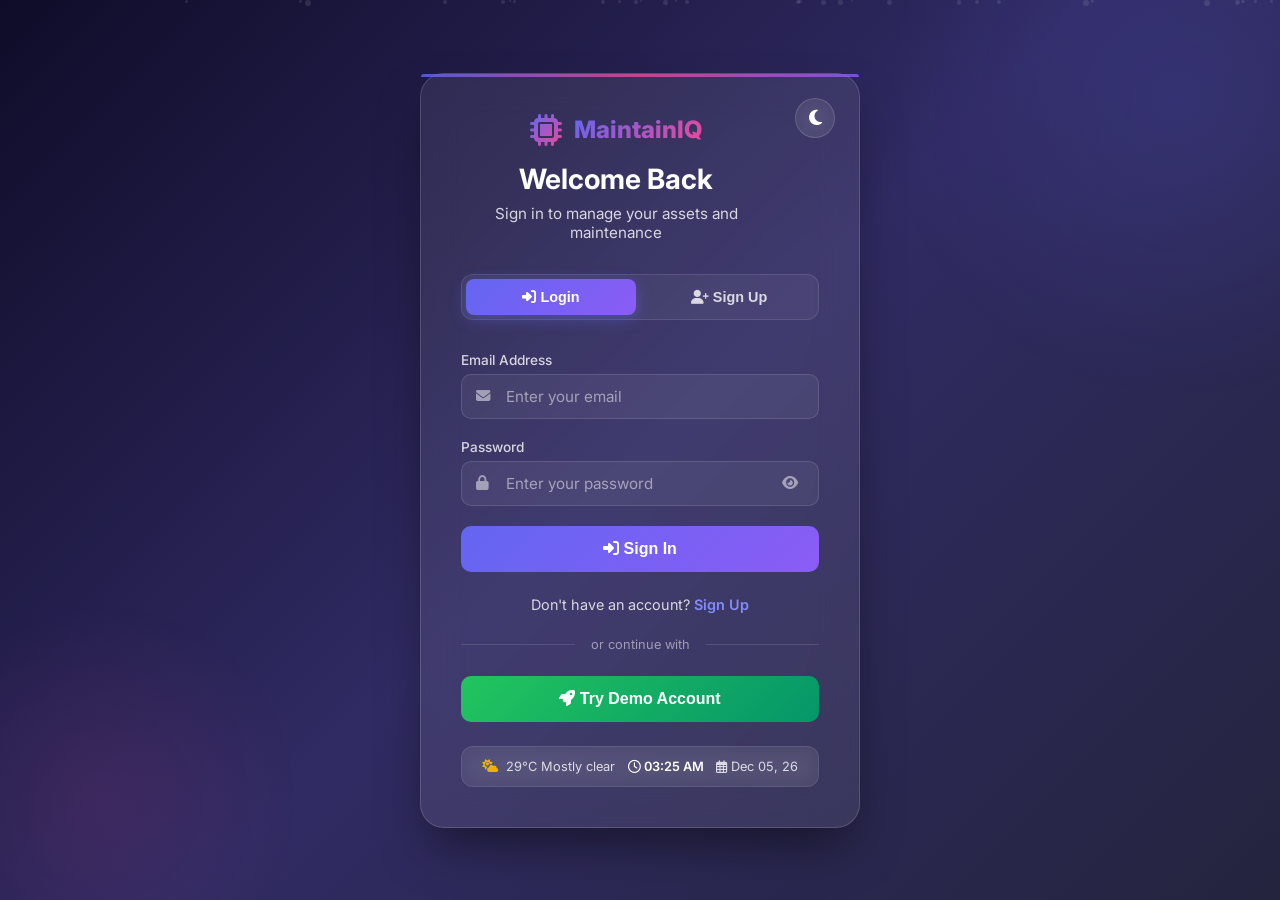
<file: login.html>
<!DOCTYPE html>
<html lang="en">
<head>
    <meta charset="UTF-8" />
    <meta name="viewport" content="width=device-width, initial-scale=1.0" />
    <title>MaintainIQ - Login</title>
    
    <!-- Font Awesome -->
    <link rel="stylesheet" href="https://cdnjs.cloudflare.com/ajax/libs/font-awesome/6.4.0/css/all.min.css" />
    
    <!-- Google Fonts -->
    <link href="https://fonts.googleapis.com/css2?family=Inter:wght@300;400;500;600;700;800&display=swap" rel="stylesheet" />
    
    <style>
        * {
            margin: 0;
            padding: 0;
            box-sizing: border-box;
        }

        :root {
            --primary: #6366f1;
            --primary-dark: #4f46e5;
            --primary-light: #818cf8;
            --secondary: #8b5cf6;
            --accent: #ec4899;
            --success: #22c55e;
            --warning: #eab308;
            --danger: #ef4444;
            --bg-start: #0f0c29;
            --bg-mid: #302b63;
            --bg-end: #24243e;
            --card-bg: rgba(255, 255, 255, 0.08);
            --card-border: rgba(255, 255, 255, 0.15);
            --text-primary: #ffffff;
            --text-secondary: rgba(255, 255, 255, 0.8);
            --text-muted: rgba(255, 255, 255, 0.5);
            --input-bg: rgba(255, 255, 255, 0.06);
            --input-border: rgba(255, 255, 255, 0.12);
            --input-focus: rgba(99, 102, 241, 0.3);
            --shadow: 0 25px 50px -12px rgba(0, 0, 0, 0.5);
            --glass-bg: rgba(255, 255, 255, 0.05);
            --glass-border: rgba(255, 255, 255, 0.1);
        }

        [data-theme="light"] {
            --bg-start: #f0f4ff;
            --bg-mid: #dbeafe;
            --bg-end: #ede9fe;
            --card-bg: rgba(255, 255, 255, 0.85);
            --card-border: rgba(99, 102, 241, 0.2);
            --text-primary: #1e293b;
            --text-secondary: #475569;
            --text-muted: #94a3b8;
            --input-bg: rgba(255, 255, 255, 0.9);
            --input-border: #e2e8f0;
            --input-focus: rgba(99, 102, 241, 0.2);
            --shadow: 0 25px 50px -12px rgba(0, 0, 0, 0.15);
            --glass-bg: rgba(255, 255, 255, 0.5);
            --glass-border: rgba(99, 102, 241, 0.15);
        }

        html, body {
            height: 100%;
            overflow-y: auto;
        }

        body {
            font-family: 'Inter', -apple-system, BlinkMacSystemFont, sans-serif;
            min-height: 100vh;
            display: flex;
            align-items: center;
            justify-content: center;
            padding: 2rem 1rem;
            background: linear-gradient(135deg, var(--bg-start) 0%, var(--bg-mid) 50%, var(--bg-end) 100%);
            transition: background 0.5s ease;
            position: relative;
            overflow-y: auto;
        }

        /* Animated Background */
        body::before {
            content: '';
            position: fixed;
            width: 600px;
            height: 600px;
            background: radial-gradient(circle, rgba(99, 102, 241, 0.15) 0%, transparent 70%);
            top: -200px;
            right: -200px;
            animation: float 20s ease-in-out infinite;
            pointer-events: none;
        }

        body::after {
            content: '';
            position: fixed;
            width: 400px;
            height: 400px;
            background: radial-gradient(circle, rgba(236, 72, 153, 0.1) 0%, transparent 70%);
            bottom: -100px;
            left: -100px;
            animation: float 25s ease-in-out infinite reverse;
            pointer-events: none;
        }

        @keyframes float {
            0%, 100% { transform: translate(0, 0) scale(1); }
            50% { transform: translate(50px, 50px) scale(1.1); }
        }

        /* Particles */
        .particles {
            position: fixed;
            top: 0;
            left: 0;
            width: 100%;
            height: 100%;
            pointer-events: none;
            z-index: 0;
            overflow: hidden;
        }

        .particle {
            position: absolute;
            width: 4px;
            height: 4px;
            background: rgba(255, 255, 255, 0.1);
            border-radius: 50%;
            animation: particleFloat linear infinite;
        }

        @keyframes particleFloat {
            0% {
                transform: translateY(100vh) rotate(0deg);
                opacity: 0;
            }
            10% {
                opacity: 1;
            }
            90% {
                opacity: 1;
            }
            100% {
                transform: translateY(-10vh) rotate(720deg);
                opacity: 0;
            }
        }

        .auth-container {
            width: 100%;
            max-width: 440px;
            position: relative;
            z-index: 1;
            margin: auto;
        }

        .auth-card {
            background: var(--card-bg);
            backdrop-filter: blur(20px);
            -webkit-backdrop-filter: blur(20px);
            border: 1px solid var(--card-border);
            border-radius: 24px;
            padding: 2.5rem;
            box-shadow: var(--shadow);
            transition: all 0.3s ease;
            position: relative;
            overflow: visible;
            max-height: none;
        }

        .auth-card::before {
            content: '';
            position: absolute;
            top: 0;
            left: 0;
            right: 0;
            height: 3px;
            background: linear-gradient(90deg, var(--primary), var(--accent), var(--secondary));
            opacity: 0.8;
            border-radius: 24px 24px 0 0;
        }

        /* Theme Toggle */
        .theme-toggle {
            position: absolute;
            top: 1.5rem;
            right: 1.5rem;
            z-index: 10;
        }

        .theme-toggle button {
            width: 40px;
            height: 40px;
            border-radius: 50%;
            border: 1px solid var(--card-border);
            background: var(--glass-bg);
            color: var(--text-primary);
            cursor: pointer;
            transition: all 0.3s ease;
            font-size: 1.1rem;
            display: flex;
            align-items: center;
            justify-content: center;
            backdrop-filter: blur(10px);
        }

        .theme-toggle button:hover {
            transform: scale(1.1);
            border-color: var(--primary);
            background: var(--input-focus);
        }

        .auth-header {
            text-align: center;
            margin-bottom: 2rem;
            padding-right: 3rem;
        }

        .auth-logo {
            display: flex;
            align-items: center;
            justify-content: center;
            gap: 0.75rem;
            font-size: 1.5rem;
            font-weight: 800;
            color: var(--text-primary);
            margin-bottom: 1rem;
        }

        .auth-logo i {
            font-size: 2rem;
            background: linear-gradient(135deg, var(--primary), var(--accent));
            -webkit-background-clip: text;
            -webkit-text-fill-color: transparent;
        }

        .auth-logo span {
            background: linear-gradient(135deg, var(--primary), var(--accent));
            -webkit-background-clip: text;
            -webkit-text-fill-color: transparent;
        }

        .auth-header h2 {
            font-size: 1.75rem;
            font-weight: 700;
            color: var(--text-primary);
            margin-bottom: 0.5rem;
        }

        .auth-header p {
            color: var(--text-secondary);
            font-size: 0.95rem;
        }

        /* Tabs */
        .auth-tabs {
            display: flex;
            gap: 0.5rem;
            background: var(--glass-bg);
            padding: 0.25rem;
            border-radius: 12px;
            margin-bottom: 2rem;
            border: 1px solid var(--glass-border);
        }

        .auth-tab {
            flex: 1;
            padding: 0.625rem;
            border: none;
            border-radius: 8px;
            background: transparent;
            font-weight: 600;
            cursor: pointer;
            transition: all 0.3s ease;
            color: var(--text-secondary);
            font-size: 0.9rem;
        }

        .auth-tab.active {
            background: linear-gradient(135deg, var(--primary), var(--secondary));
            color: white;
            box-shadow: 0 4px 15px rgba(99, 102, 241, 0.4);
        }

        .auth-tab:hover:not(.active) {
            color: var(--text-primary);
            background: rgba(255, 255, 255, 0.05);
        }

        .auth-form {
            display: none;
            animation: fadeSlide 0.4s ease;
        }

        .auth-form.active {
            display: block;
        }

        @keyframes fadeSlide {
            from {
                opacity: 0;
                transform: translateY(10px);
            }
            to {
                opacity: 1;
                transform: translateY(0);
            }
        }

        .form-group {
            margin-bottom: 1.25rem;
        }

        .form-group label {
            display: block;
            font-weight: 500;
            margin-bottom: 0.375rem;
            font-size: 0.85rem;
            color: var(--text-secondary);
        }

        .input-group {
            position: relative;
            display: flex;
            align-items: center;
            background: var(--input-bg);
            border: 1px solid var(--input-border);
            border-radius: 10px;
            transition: all 0.3s ease;
        }

        .input-group:focus-within {
            border-color: var(--primary);
            box-shadow: 0 0 0 4px var(--input-focus);
        }

        .input-group .input-icon {
            position: absolute;
            left: 14px;
            color: var(--text-muted);
            font-size: 0.9rem;
            pointer-events: none;
        }

        .input-group input {
            width: 100%;
            padding: 0.75rem 0.75rem 0.75rem 2.75rem;
            border: none;
            background: transparent;
            font-size: 0.95rem;
            color: var(--text-primary);
            font-family: inherit;
            outline: none;
        }

        .input-group input::placeholder {
            color: var(--text-muted);
        }

        .toggle-password {
            position: absolute;
            right: 12px;
            background: none;
            border: none;
            color: var(--text-muted);
            cursor: pointer;
            padding: 4px 8px;
            border-radius: 6px;
            transition: all 0.3s ease;
            font-size: 0.9rem;
        }

        .toggle-password:hover {
            color: var(--text-primary);
            background: rgba(255, 255, 255, 0.05);
        }

        .form-group small {
            color: var(--text-muted);
            font-size: 0.75rem;
            display: block;
            margin-top: 0.25rem;
        }

        .btn-primary {
            width: 100%;
            background: linear-gradient(135deg, var(--primary), var(--secondary));
            color: white;
            border: none;
            padding: 0.875rem;
            border-radius: 10px;
            font-weight: 600;
            font-size: 1rem;
            cursor: pointer;
            transition: all 0.3s ease;
            position: relative;
            overflow: hidden;
        }

        .btn-primary::before {
            content: '';
            position: absolute;
            top: 0;
            left: -100%;
            width: 100%;
            height: 100%;
            background: linear-gradient(90deg, transparent, rgba(255, 255, 255, 0.2), transparent);
            transition: left 0.5s ease;
        }

        .btn-primary:hover::before {
            left: 100%;
        }

        .btn-primary:hover {
            transform: translateY(-2px);
            box-shadow: 0 10px 30px -10px rgba(99, 102, 241, 0.5);
        }

        .btn-primary:active {
            transform: translateY(0);
        }

        .auth-footer {
            text-align: center;
            margin-top: 1.5rem;
            font-size: 0.9rem;
            color: var(--text-secondary);
        }

        .auth-footer a {
            color: var(--primary-light);
            text-decoration: none;
            font-weight: 600;
            transition: color 0.3s ease;
        }

        .auth-footer a:hover {
            color: var(--accent);
        }

        /* Divider */
        .divider {
            display: flex;
            align-items: center;
            gap: 1rem;
            margin: 1.5rem 0;
            color: var(--text-muted);
            font-size: 0.8rem;
        }

        .divider::before,
        .divider::after {
            content: '';
            flex: 1;
            height: 1px;
            background: var(--input-border);
        }

        /* Status Bar */
        .status-bar {
            display: flex;
            justify-content: space-between;
            align-items: center;
            padding: 0.75rem 1.25rem;
            background: var(--glass-bg);
            border-radius: 12px;
            border: 1px solid var(--glass-border);
            margin-top: 1.5rem;
            font-size: 0.8rem;
            color: var(--text-secondary);
            backdrop-filter: blur(10px);
            flex-wrap: wrap;
            gap: 0.5rem;
        }

        .status-bar .time {
            font-weight: 600;
            color: var(--text-primary);
        }

        .status-bar .weather {
            display: flex;
            align-items: center;
            gap: 0.5rem;
        }

        .status-bar .weather i {
            color: var(--warning);
        }

        /* Toast Container */
        .toast-container {
            position: fixed;
            top: 20px;
            right: 20px;
            z-index: 9999;
            display: flex;
            flex-direction: column;
            gap: 10px;
            max-width: 350px;
            width: 100%;
        }

        .toast {
            padding: 1rem 1.25rem;
            border-radius: 12px;
            background: var(--card-bg);
            backdrop-filter: blur(20px);
            border: 1px solid var(--card-border);
            color: var(--text-primary);
            box-shadow: var(--shadow);
            animation: slideIn 0.3s ease;
            display: flex;
            align-items: center;
            gap: 0.75rem;
        }

        .toast.success { border-left: 4px solid var(--success); }
        .toast.error { border-left: 4px solid var(--danger); }
        .toast.warning { border-left: 4px solid var(--warning); }
        .toast.info { border-left: 4px solid var(--primary); }

        @keyframes slideIn {
            from {
                opacity: 0;
                transform: translateX(100px);
            }
            to {
                opacity: 1;
                transform: translateX(0);
            }
        }

        /* Scrollbar */
        ::-webkit-scrollbar {
            width: 6px;
        }

        ::-webkit-scrollbar-track {
            background: transparent;
        }

        ::-webkit-scrollbar-thumb {
            background: var(--primary);
            border-radius: 3px;
        }

        ::-webkit-scrollbar-thumb:hover {
            background: var(--primary-dark);
        }

        /* Responsive */
        @media (max-width: 480px) {
            body {
                padding: 1rem 0.5rem;
                align-items: flex-start;
                padding-top: 2rem;
            }

            .auth-card {
                padding: 1.5rem;
                border-radius: 16px;
                margin: 0.5rem;
            }

            .auth-header {
                padding-right: 2.5rem;
            }

            .auth-header h2 {
                font-size: 1.3rem;
            }

            .auth-header p {
                font-size: 0.85rem;
            }

            .status-bar {
                flex-wrap: wrap;
                gap: 0.5rem;
                justify-content: center;
                font-size: 0.7rem;
                padding: 0.5rem 1rem;
            }

            .theme-toggle {
                top: 1rem;
                right: 1rem;
            }

            .theme-toggle button {
                width: 34px;
                height: 34px;
                font-size: 0.9rem;
            }

            .auth-tabs {
                margin-bottom: 1.5rem;
            }

            .auth-tab {
                font-size: 0.8rem;
                padding: 0.5rem;
            }

            .form-group {
                margin-bottom: 1rem;
            }

            .input-group input {
                padding: 0.625rem 0.625rem 0.625rem 2.5rem;
                font-size: 0.9rem;
            }

            .btn-primary {
                padding: 0.75rem;
                font-size: 0.9rem;
            }

            .divider {
                margin: 1rem 0;
                font-size: 0.7rem;
            }
        }

        @media (max-height: 700px) {
            body {
                padding: 1rem 0.5rem;
                align-items: flex-start;
                padding-top: 1rem;
            }

            .auth-card {
                padding: 1.25rem;
            }

            .auth-header {
                margin-bottom: 1rem;
            }

            .auth-header h2 {
                font-size: 1.2rem;
            }

            .auth-header p {
                font-size: 0.8rem;
            }

            .form-group {
                margin-bottom: 0.75rem;
            }

            .auth-tabs {
                margin-bottom: 1rem;
                padding: 0.2rem;
            }

            .auth-tab {
                padding: 0.4rem;
                font-size: 0.8rem;
            }

            .status-bar {
                margin-top: 1rem;
                padding: 0.5rem 1rem;
            }
        }

        @media (max-height: 600px) {
            .auth-card {
                padding: 1rem;
            }

            .auth-header {
                margin-bottom: 0.75rem;
            }

            .auth-header .auth-logo {
                margin-bottom: 0.5rem;
            }

            .auth-header h2 {
                font-size: 1rem;
            }

            .form-group {
                margin-bottom: 0.5rem;
            }

            .input-group input {
                padding: 0.5rem 0.5rem 0.5rem 2.25rem;
                font-size: 0.85rem;
            }

            .btn-primary {
                padding: 0.6rem;
                font-size: 0.85rem;
            }

            .divider {
                margin: 0.75rem 0;
            }

            .status-bar {
                margin-top: 0.75rem;
                padding: 0.4rem 0.75rem;
                font-size: 0.65rem;
            }
        }

        /* Loading State */
        .btn-primary.loading {
            pointer-events: none;
            opacity: 0.7;
        }

        .btn-primary.loading::after {
            content: '';
            position: absolute;
            width: 20px;
            height: 20px;
            border: 2px solid transparent;
            border-top-color: white;
            border-radius: 50%;
            animation: spin 0.8s linear infinite;
            right: 1rem;
        }

        @keyframes spin {
            to { transform: rotate(360deg); }
        }
    </style>
</head>
<body>
    <!-- Particles Background -->
    <div class="particles" id="particles"></div>

    <div class="auth-container">
        <div class="auth-card">
            <!-- Theme Toggle -->
            <div class="theme-toggle">
                <button id="themeToggle" title="Toggle Theme">
                    <i class="fas fa-moon"></i>
                </button>
            </div>

            <!-- Header -->
            <div class="auth-header">
                <div class="auth-logo">
                    <i class="fas fa-microchip"></i>
                    <span>MaintainIQ</span>
                </div>
                <h2>Welcome Back</h2>
                <p>Sign in to manage your assets and maintenance</p>
            </div>

            <!-- Tabs -->
            <div class="auth-tabs">
                <button class="auth-tab active" data-tab="login">
                    <i class="fas fa-sign-in-alt"></i> Login
                </button>
                <button class="auth-tab" data-tab="signup">
                    <i class="fas fa-user-plus"></i> Sign Up
                </button>
            </div>

            <!-- Login Form -->
            <form id="loginForm" class="auth-form active">
                <div class="form-group">
                    <label>Email Address</label>
                    <div class="input-group">
                        <i class="fas fa-envelope input-icon"></i>
                        <input type="email" id="loginEmail" placeholder="Enter your email" required />
                    </div>
                </div>
                <div class="form-group">
                    <label>Password</label>
                    <div class="input-group">
                        <i class="fas fa-lock input-icon"></i>
                        <input type="password" id="loginPassword" placeholder="Enter your password" required />
                        <button type="button" class="toggle-password" onclick="togglePassword('loginPassword', this)">
                            <i class="fas fa-eye"></i>
                        </button>
                    </div>
                </div>
                <button type="submit" class="btn-primary" id="loginBtn">
                    <i class="fas fa-sign-in-alt"></i> Sign In
                </button>
                <div class="auth-footer">
                    <p>Don't have an account? <a href="#" onclick="switchTab('signup')">Sign Up</a></p>
                </div>
            </form>

            <!-- Signup Form -->
            <form id="signupForm" class="auth-form">
                <div class="form-group">
                    <label>Full Name</label>
                    <div class="input-group">
                        <i class="fas fa-user input-icon"></i>
                        <input type="text" id="signupName" placeholder="Enter your full name" required />
                    </div>
                </div>
                <div class="form-group">
                    <label>Email Address</label>
                    <div class="input-group">
                        <i class="fas fa-envelope input-icon"></i>
                        <input type="email" id="signupEmail" placeholder="Enter your email" required />
                    </div>
                </div>
                <div class="form-group">
                    <label>Password</label>
                    <div class="input-group">
                        <i class="fas fa-lock input-icon"></i>
                        <input type="password" id="signupPassword" placeholder="Create a password" required />
                        <button type="button" class="toggle-password" onclick="togglePassword('signupPassword', this)">
                            <i class="fas fa-eye"></i>
                        </button>
                    </div>
                    <small>Password must be at least 6 characters</small>
                </div>
                <div class="form-group">
                    <label>Confirm Password</label>
                    <div class="input-group">
                        <i class="fas fa-lock input-icon"></i>
                        <input type="password" id="signupConfirm" placeholder="Confirm your password" required />
                        <button type="button" class="toggle-password" onclick="togglePassword('signupConfirm', this)">
                            <i class="fas fa-eye"></i>
                        </button>
                    </div>
                </div>
                <button type="submit" class="btn-primary" id="signupBtn">
                    <i class="fas fa-user-plus"></i> Create Account
                </button>
                <div class="auth-footer">
                    <p>Already have an account? <a href="#" onclick="switchTab('login')">Sign In</a></p>
                </div>
            </form>

            <!-- Divider -->
            <div class="divider">
                <span>or continue with</span>
            </div>

            <!-- Demo Account -->
            <button class="btn-primary" style="background: linear-gradient(135deg, var(--success), #059669);" onclick="demoLogin()">
                <i class="fas fa-rocket"></i> Try Demo Account
            </button>

            <!-- Status Bar -->
            <div class="status-bar">
                <div class="weather">
                    <i class="fas fa-cloud-sun"></i>
                    <span>29°C Mostly clear</span>
                </div>
                <div class="time" id="currentTime">
                    <i class="far fa-clock"></i>
                    <span>04:41 AM</span>
                </div>
                <div>
                    <i class="far fa-calendar-alt"></i>
                    <span id="currentDate">12-Jul-26</span>
                </div>
            </div>
        </div>
    </div>

    <!-- Toast Container -->
    <div class="toast-container" id="toastContainer"></div>

    <script>
        // ============ PARTICLES ============
        function createParticles() {
            const container = document.getElementById('particles');
            const particleCount = 30;
            for (let i = 0; i < particleCount; i++) {
                const particle = document.createElement('div');
                particle.className = 'particle';
                const size = Math.random() * 4 + 2;
                particle.style.width = size + 'px';
                particle.style.height = size + 'px';
                particle.style.left = Math.random() * 100 + '%';
                particle.style.animationDuration = (Math.random() * 20 + 15) + 's';
                particle.style.animationDelay = (Math.random() * 20) + 's';
                container.appendChild(particle);
            }
        }
        createParticles();

        // ============ THEME TOGGLE ============
        let currentTheme = 'dark';
        
        document.getElementById('themeToggle').addEventListener('click', function() {
            const icon = this.querySelector('i');
            if (currentTheme === 'dark') {
                document.documentElement.setAttribute('data-theme', 'light');
                icon.className = 'fas fa-sun';
                currentTheme = 'light';
            } else {
                document.documentElement.removeAttribute('data-theme');
                icon.className = 'fas fa-moon';
                currentTheme = 'dark';
            }
            localStorage.setItem('theme', currentTheme);
        });

        const savedTheme = localStorage.getItem('theme');
        if (savedTheme === 'light') {
            document.documentElement.setAttribute('data-theme', 'light');
            document.querySelector('#themeToggle i').className = 'fas fa-sun';
            currentTheme = 'light';
        }

        // ============ PASSWORD TOGGLE ============
        function togglePassword(inputId, button) {
            const input = document.getElementById(inputId);
            const icon = button.querySelector('i');
            if (input.type === 'password') {
                input.type = 'text';
                icon.className = 'fas fa-eye-slash';
            } else {
                input.type = 'password';
                icon.className = 'fas fa-eye';
            }
        }

        // ============ TAB SWITCHING ============
        function switchTab(tab) {
            document.querySelectorAll('.auth-tab').forEach(t => t.classList.remove('active'));
            document.querySelectorAll('.auth-form').forEach(f => f.classList.remove('active'));
            
            document.querySelector(`.auth-tab[data-tab="${tab}"]`).classList.add('active');
            document.getElementById(`${tab}Form`).classList.add('active');
            
            document.querySelectorAll('.auth-form').forEach(f => f.reset());
            
            // Scroll to top of card when switching tabs
            document.querySelector('.auth-card').scrollIntoView({ behavior: 'smooth', block: 'start' });
        }

        document.querySelectorAll('.auth-tab').forEach(tab => {
            tab.addEventListener('click', function() {
                switchTab(this.dataset.tab);
            });
        });

        // ============ TOAST ============
        function showToast(message, type = 'info') {
            const container = document.getElementById('toastContainer');
            const toast = document.createElement('div');
            toast.className = `toast ${type}`;
            
            const icons = {
                success: 'fa-check-circle',
                error: 'fa-exclamation-circle',
                warning: 'fa-exclamation-triangle',
                info: 'fa-info-circle'
            };
            
            toast.innerHTML = `
                <i class="fas ${icons[type] || icons.info}"></i>
                <span>${message}</span>
            `;
            
            container.appendChild(toast);
            
            setTimeout(() => {
                toast.style.opacity = '0';
                toast.style.transform = 'translateX(100px)';
                setTimeout(() => toast.remove(), 300);
            }, 3000);
        }

        // ============ DEMO LOGIN ============
        function demoLogin() {
            const users = JSON.parse(localStorage.getItem('maintainiq_users') || '[]');
            
            let demoUser = users.find(u => u.email === 'demo@maintainiq.com');
            
            if (!demoUser) {
                users.push({
                    id: 'demo_' + Date.now(),
                    name: 'Demo User',
                    email: 'demo@maintainiq.com',
                    password: 'demo123',
                    createdAt: new Date().toISOString()
                });
                localStorage.setItem('maintainiq_users', JSON.stringify(users));
                demoUser = users[users.length - 1];
            }
            
            localStorage.setItem('maintainiq_current_user', JSON.stringify(demoUser));
            showToast('Welcome Demo User! Redirecting...', 'success');
            
            setTimeout(() => {
                window.location.href = 'index.html';
            }, 1000);
        }

        // ============ LOGIN ============
        document.getElementById('loginForm').addEventListener('submit', function(e) {
            e.preventDefault();
            const btn = document.getElementById('loginBtn');
            btn.classList.add('loading');
            
            const email = document.getElementById('loginEmail').value;
            const password = document.getElementById('loginPassword').value;
            
            const users = JSON.parse(localStorage.getItem('maintainiq_users') || '[]');
            const user = users.find(u => u.email === email && u.password === password);
            
            setTimeout(() => {
                btn.classList.remove('loading');
                if (user) {
                    localStorage.setItem('maintainiq_current_user', JSON.stringify(user));
                    showToast('Welcome back, ' + user.name + '!', 'success');
                    setTimeout(() => {
                        window.location.href = 'index.html';
                    }, 500);
                } else {
                    showToast('Invalid email or password. Please try again.', 'error');
                }
            }, 800);
        });

        // ============ SIGNUP ============
        document.getElementById('signupForm').addEventListener('submit', function(e) {
            e.preventDefault();
            const btn = document.getElementById('signupBtn');
            btn.classList.add('loading');
            
            const name = document.getElementById('signupName').value;
            const email = document.getElementById('signupEmail').value;
            const password = document.getElementById('signupPassword').value;
            const confirm = document.getElementById('signupConfirm').value;
            
            setTimeout(() => {
                btn.classList.remove('loading');
                
                if (password !== confirm) {
                    showToast('Passwords do not match!', 'error');
                    return;
                }
                
                if (password.length < 6) {
                    showToast('Password must be at least 6 characters!', 'error');
                    return;
                }
                
                const users = JSON.parse(localStorage.getItem('maintainiq_users') || '[]');
                
                if (users.find(u => u.email === email)) {
                    showToast('User with this email already exists!', 'error');
                    return;
                }
                
                const newUser = {
                    id: 'user_' + Date.now(),
                    name: name,
                    email: email,
                    password: password,
                    createdAt: new Date().toISOString()
                };
                
                users.push(newUser);
                localStorage.setItem('maintainiq_users', JSON.stringify(users));
                localStorage.setItem('maintainiq_current_user', JSON.stringify(newUser));
                
                showToast('Account created successfully!', 'success');
                setTimeout(() => {
                    window.location.href = 'index.html';
                }, 500);
            }, 800);
        });

        // ============ CLOCK ============
        function updateClock() {
            const now = new Date();
            const time = now.toLocaleTimeString('en-US', { 
                hour: '2-digit', 
                minute: '2-digit',
                hour12: true 
            });
            const date = now.toLocaleDateString('en-US', {
                day: '2-digit',
                month: 'short',
                year: '2-digit'
            });
            
            document.querySelector('#currentTime span').textContent = time;
            document.getElementById('currentDate').textContent = date;
        }
        updateClock();
        setInterval(updateClock, 1000);

        // ============ KEYBOARD SHORTCUTS ============
        document.addEventListener('keydown', function(e) {
            if (e.ctrlKey && e.shiftKey && e.key === 'D') {
                e.preventDefault();
                demoLogin();
            }
        });

        // ============ PREVENT FORM RESUBMISSION ============
        if (window.history.replaceState) {
            window.history.replaceState(null, null, window.location.href);
        }
    </script>
</body>
</html>
</file>
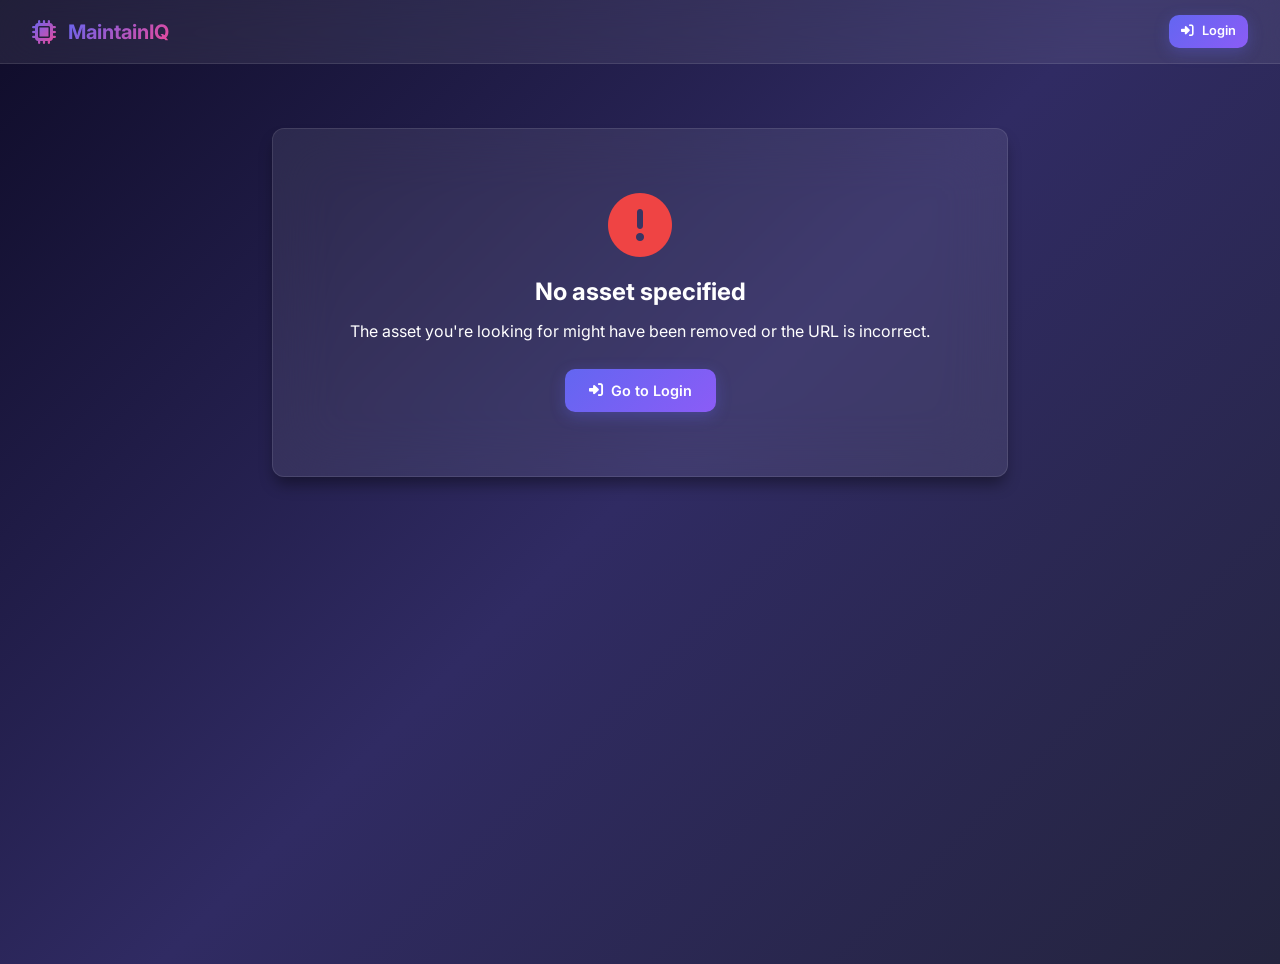
<file: public-asset.html>
<!DOCTYPE html>
<html lang="en">
<head>
    <meta charset="UTF-8" />
    <meta name="viewport" content="width=device-width, initial-scale=1.0" />
    <title>MaintainIQ - Asset Public Page</title>
    
    <!-- Font Awesome -->
    <link rel="stylesheet" href="https://cdnjs.cloudflare.com/ajax/libs/font-awesome/6.4.0/css/all.min.css" />
    
    <!-- Google Fonts -->
    <link href="https://fonts.googleapis.com/css2?family=Inter:wght@300;400;500;600;700;800&display=swap" rel="stylesheet" />
    
    <!-- Custom Styles -->
    <link rel="stylesheet" href="css/style.css" />
    <link rel="stylesheet" href="css/responsive.css" />
</head>
<body>
    <nav class="navbar">
        <div class="nav-container">
            <div class="nav-brand">
                <i class="fas fa-microchip"></i>
                <span>MaintainIQ</span>
            </div>
            <div class="nav-actions">
                <a href="login.html" class="btn-primary btn-sm">
                    <i class="fas fa-sign-in-alt"></i> Login
                </a>
            </div>
        </div>
    </nav>

    <main class="main-content" style="max-width: 800px; margin: 2rem auto;">
        <div id="publicAssetContent">
            <div class="loading-state" style="text-align: center; padding: 4rem 0;">
                <i class="fas fa-spinner fa-spin" style="font-size: 3rem; color: var(--primary);"></i>
                <p style="margin-top: 1rem; color: var(--gray);">Loading asset information...</p>
            </div>
        </div>
    </main>

    <script src="js/utils.js"></script>
    <script src="js/storage.js"></script>
    <script src="js/public-asset.js"></script>
</body>
</html>
</file>
<file: css/style.css>
:root {
    --primary: #6366f1;
    --primary-dark: #4f46e5;
    --primary-light: #818cf8;
    --secondary: #8b5cf6;
    --accent: #ec4899;
    --success: #22c55e;
    --warning: #eab308;
    --danger: #ef4444;
    --bg-start: #0f0c29;
    --bg-mid: #302b63;
    --bg-end: #24243e;
    --card-bg: rgba(255, 255, 255, 0.08);
    --card-border: rgba(255, 255, 255, 0.1);
    --text-primary: #ffffff;
    --text-secondary: rgba(255, 255, 255, 0.8);
    --text-muted: rgba(255, 255, 255, 0.5);
    --shadow: 0 4px 6px -1px rgba(0, 0, 0, 0.3);
    --shadow-lg: 0 10px 15px -3px rgba(0, 0, 0, 0.4);
    --radius: 12px;
    --transition: all 0.3s ease;
    --glass-bg: rgba(255, 255, 255, 0.05);
    --glass-border: rgba(255, 255, 255, 0.1);
    --input-bg: rgba(255, 255, 255, 0.06);
    --input-border: rgba(255, 255, 255, 0.12);
    --input-focus: rgba(99, 102, 241, 0.3);
}

[data-theme="light"] {
    --bg-start: #f0f4ff;
    --bg-mid: #dbeafe;
    --bg-end: #ede9fe;
    --card-bg: rgba(255, 255, 255, 0.85);
    --card-border: rgba(99, 102, 241, 0.2);
    --text-primary: #1e293b;
    --text-secondary: #475569;
    --text-muted: #94a3b8;
    --shadow: 0 4px 6px -1px rgba(0, 0, 0, 0.1);
    --shadow-lg: 0 10px 15px -3px rgba(0, 0, 0, 0.15);
    --glass-bg: rgba(255, 255, 255, 0.5);
    --glass-border: rgba(99, 102, 241, 0.15);
    --input-bg: rgba(255, 255, 255, 0.9);
    --input-border: #e2e8f0;
    --input-focus: rgba(99, 102, 241, 0.2);
}

* {
    margin: 0;
    padding: 0;
    box-sizing: border-box;
}

html {
    scroll-behavior: smooth;
}

body {
    font-family: 'Inter', -apple-system, BlinkMacSystemFont, sans-serif;
    background: linear-gradient(135deg, var(--bg-start) 0%, var(--bg-mid) 50%, var(--bg-end) 100%);
    color: var(--text-primary);
    line-height: 1.6;
    min-height: 100vh;
    transition: background 0.5s ease;
}

/* Navbar */
.navbar {
    background: var(--card-bg);
    backdrop-filter: blur(20px);
    -webkit-backdrop-filter: blur(20px);
    border-bottom: 1px solid var(--card-border);
    position: sticky;
    top: 0;
    z-index: 1000;
    padding: 0 2rem;
    height: 64px;
    display: flex;
    align-items: center;
    transition: all 0.3s ease;
}

.nav-container {
    width: 100%;
    max-width: 1400px;
    margin: 0 auto;
    display: flex;
    align-items: center;
    justify-content: space-between;
}

.nav-brand {
    display: flex;
    align-items: center;
    gap: 0.75rem;
    font-weight: 700;
    font-size: 1.25rem;
}

.nav-brand i {
    font-size: 1.5rem;
    background: linear-gradient(135deg, var(--primary), var(--accent));
    -webkit-background-clip: text;
    -webkit-text-fill-color: transparent;
}

.nav-brand span {
    background: linear-gradient(135deg, var(--primary), var(--accent));
    -webkit-background-clip: text;
    -webkit-text-fill-color: transparent;
}

.nav-menu {
    display: flex;
    gap: 0.5rem;
    align-items: center;
    flex-wrap: wrap;
}

.nav-link {
    padding: 0.5rem 1rem;
    border-radius: 8px;
    text-decoration: none;
    color: var(--text-secondary);
    font-weight: 500;
    transition: var(--transition);
    display: flex;
    align-items: center;
    gap: 0.5rem;
    font-size: 0.9rem;
    cursor: pointer;
}

.nav-link:hover {
    background: var(--glass-bg);
    color: var(--text-primary);
}

.nav-link.active {
    background: linear-gradient(135deg, var(--primary), var(--secondary));
    color: white;
    box-shadow: 0 4px 15px rgba(99, 102, 241, 0.3);
}

.nav-actions {
    display: flex;
    gap: 0.5rem;
    align-items: center;
}

.nav-btn {
    width: 40px;
    height: 40px;
    border: 1px solid var(--card-border);
    border-radius: 10px;
    background: var(--glass-bg);
    color: var(--text-secondary);
    cursor: pointer;
    transition: var(--transition);
    position: relative;
    display: flex;
    align-items: center;
    justify-content: center;
    font-size: 1.1rem;
    backdrop-filter: blur(10px);
    -webkit-backdrop-filter: blur(10px);
}

.nav-btn:hover {
    background: var(--input-focus);
    color: var(--text-primary);
    border-color: var(--primary);
    transform: translateY(-1px);
}

.user-info {
    display: flex;
    align-items: center;
    gap: 0.5rem;
    color: var(--text-secondary);
    font-size: 0.9rem;
    padding: 0.25rem 0.75rem;
    border-radius: 10px;
    background: var(--glass-bg);
    border: 1px solid var(--card-border);
    backdrop-filter: blur(10px);
    -webkit-backdrop-filter: blur(10px);
}

.badge {
    position: absolute;
    top: -4px;
    right: -4px;
    background: var(--danger);
    color: white;
    border-radius: 50%;
    width: 18px;
    height: 18px;
    font-size: 0.65rem;
    display: flex;
    align-items: center;
    justify-content: center;
    font-weight: 600;
}

/* Hamburger Menu Styles - Enhanced */
.hamburger {
    display: none;
    flex-direction: column;
    gap: 5px;
    cursor: pointer;
    padding: 8px 10px;
    border-radius: 10px;
    background: var(--glass-bg);
    border: 1px solid var(--card-border);
    backdrop-filter: blur(10px);
    -webkit-backdrop-filter: blur(10px);
    transition: var(--transition);
}

.hamburger:hover {
    background: var(--input-focus);
    border-color: var(--primary);
}

.hamburger span {
    display: block;
    width: 24px;
    height: 2.5px;
    background: var(--text-primary);
    transition: var(--transition);
    border-radius: 2px;
}

/* Hamburger Animation - X shape */
.hamburger.active span:nth-child(1) {
    transform: rotate(45deg) translate(5px, 5px);
}

.hamburger.active span:nth-child(2) {
    opacity: 0;
    transform: scaleX(0);
}

.hamburger.active span:nth-child(3) {
    transform: rotate(-45deg) translate(5px, -5px);
}

/* Mobile Overlay - to darken background when menu is open */
.nav-overlay {
    display: none;
    position: fixed;
    top: 56px;
    left: 0;
    right: 0;
    bottom: 0;
    background: rgba(0, 0, 0, 0.5);
    backdrop-filter: blur(8px);
    -webkit-backdrop-filter: blur(8px);
    z-index: 998;
    animation: fadeIn 0.3s ease;
}

.nav-overlay.active {
    display: block;
}

@keyframes fadeIn {
    from {
        opacity: 0;
    }
    to {
        opacity: 1;
    }
}

/* Main Content */
.main-content {
    max-width: 1400px;
    margin: 0 auto;
    padding: 2rem;
    min-height: calc(100vh - 64px);
}

.page {
    display: none;
    animation: fadeInPage 0.4s ease;
}

.page.active {
    display: block;
}

@keyframes fadeInPage {
    from {
        opacity: 0;
        transform: translateY(15px);
    }
    to {
        opacity: 1;
        transform: translateY(0);
    }
}

.page-header {
    display: flex;
    justify-content: space-between;
    align-items: flex-start;
    margin-bottom: 2rem;
    flex-wrap: wrap;
    gap: 1rem;
}

.page-header h1 {
    font-size: 2rem;
    font-weight: 700;
    background: linear-gradient(135deg, var(--text-primary), var(--primary-light));
    -webkit-background-clip: text;
    -webkit-text-fill-color: transparent;
}

.page-header p {
    color: var(--text-secondary);
    margin-top: 0.25rem;
}

/* Stats Grid */
.stats-grid {
    display: grid;
    grid-template-columns: repeat(auto-fit, minmax(180px, 1fr));
    gap: 1.5rem;
    margin-bottom: 2rem;
}

.stat-card {
    background: var(--card-bg);
    backdrop-filter: blur(20px);
    -webkit-backdrop-filter: blur(20px);
    border: 1px solid var(--card-border);
    padding: 1.5rem;
    border-radius: var(--radius);
    box-shadow: var(--shadow);
    display: flex;
    align-items: center;
    gap: 1rem;
    transition: var(--transition);
}

.stat-card:hover {
    transform: translateY(-4px);
    box-shadow: var(--shadow-lg);
    border-color: var(--primary);
}

.stat-icon {
    width: 48px;
    height: 48px;
    border-radius: 12px;
    display: flex;
    align-items: center;
    justify-content: center;
    font-size: 1.25rem;
    flex-shrink: 0;
}

.stat-icon.blue { background: rgba(59, 130, 246, 0.2); color: #60a5fa; }
.stat-icon.yellow { background: rgba(234, 179, 8, 0.2); color: #fbbf24; }
.stat-icon.green { background: rgba(34, 197, 94, 0.2); color: #34d399; }
.stat-icon.purple { background: rgba(139, 92, 246, 0.2); color: #a78bfa; }

.stat-info h3 {
    font-size: 1.5rem;
    font-weight: 700;
    color: var(--text-primary);
}

.stat-info p {
    color: var(--text-secondary);
    font-size: 0.875rem;
}

/* Cards */
.card {
    background: var(--card-bg);
    backdrop-filter: blur(20px);
    -webkit-backdrop-filter: blur(20px);
    border: 1px solid var(--card-border);
    border-radius: var(--radius);
    box-shadow: var(--shadow);
    overflow: hidden;
    transition: var(--transition);
    min-width: 0;
}

.card:hover {
    border-color: var(--primary-light);
}

.card-header {
    padding: 1.25rem 1.5rem;
    border-bottom: 1px solid var(--card-border);
    display: flex;
    justify-content: space-between;
    align-items: center;
}

.card-header h3 {
    font-size: 1rem;
    font-weight: 600;
    color: var(--text-primary);
}

.card-header a {
    color: var(--primary-light);
    text-decoration: none;
    font-size: 0.875rem;
    font-weight: 500;
}

.card-body {
    padding: 1.5rem;
    overflow: hidden;
}

.card-body canvas {
    max-width: 100%;
    max-height: 250px;
}

.dashboard-grid {
    display: grid;
    grid-template-columns: 1fr 1fr;
    gap: 1.5rem;
    margin-bottom: 1.5rem;
}

/* Buttons */
.btn-primary {
    background: linear-gradient(135deg, var(--primary), var(--secondary));
    color: white;
    border: none;
    padding: 0.625rem 1.5rem;
    border-radius: 10px;
    font-weight: 600;
    font-size: 0.9rem;
    cursor: pointer;
    transition: var(--transition);
    display: inline-flex;
    align-items: center;
    gap: 0.5rem;
    text-decoration: none;
    box-shadow: 0 4px 15px rgba(99, 102, 241, 0.3);
}

.btn-primary:hover {
    transform: translateY(-2px);
    box-shadow: 0 8px 25px rgba(99, 102, 241, 0.4);
}

.btn-secondary {
    background: var(--glass-bg);
    color: var(--text-primary);
    border: 1px solid var(--card-border);
    padding: 0.625rem 1.5rem;
    border-radius: 10px;
    font-weight: 600;
    font-size: 0.9rem;
    cursor: pointer;
    transition: var(--transition);
}

.btn-secondary:hover {
    background: var(--input-focus);
    border-color: var(--primary);
}

.btn-success {
    background: var(--success);
    color: white;
    border: none;
    padding: 0.5rem 1rem;
    border-radius: 8px;
    font-weight: 500;
    cursor: pointer;
    transition: var(--transition);
}

.btn-success:hover {
    opacity: 0.9;
    transform: translateY(-1px);
}

.btn-danger {
    background: var(--danger);
    color: white;
    border: none;
    padding: 0.5rem 1rem;
    border-radius: 8px;
    font-weight: 500;
    cursor: pointer;
    transition: var(--transition);
}

.btn-danger:hover {
    opacity: 0.9;
    transform: translateY(-1px);
}

.btn-sm {
    padding: 0.375rem 0.75rem;
    font-size: 0.8rem;
}

/* Search and Filter */
.search-filter-bar {
    display: flex;
    gap: 1rem;
    margin-bottom: 1.5rem;
    flex-wrap: wrap;
    width: 100%;
}

.search-box {
    flex: 1;
    min-width: 180px;
    max-width: 100%;
    display: flex;
    align-items: center;
    background: var(--input-bg);
    border: 1px solid var(--input-border);
    border-radius: 10px;
    padding: 0 0.75rem;
    transition: var(--transition);
}

.search-box:focus-within {
    border-color: var(--primary);
    box-shadow: 0 0 0 4px var(--input-focus);
}

.search-box i {
    color: var(--text-muted);
}

.search-box input {
    border: none;
    padding: 0.625rem 0.75rem;
    flex: 1;
    outline: none;
    font-size: 0.9rem;
    background: transparent;
    color: var(--text-primary);
}

.search-box input::placeholder {
    color: var(--text-muted);
}

.filter-box {
    flex-shrink: 0;
}

.filter-box select {
    padding: 0.625rem 2rem 0.625rem 1rem;
    border: 1px solid var(--input-border);
    border-radius: 10px;
    background: var(--input-bg);
    color: var(--text-primary);
    font-size: 0.9rem;
    cursor: pointer;
    outline: none;
    appearance: none;
    background-image: url("data:image/svg+xml,%3Csvg xmlns='http://www.w3.org/2000/svg' width='12' height='12' viewBox='0 0 12 12'%3E%3Cpath fill='%2364748b' d='M6 8L1 3h10z'/%3E%3C/svg%3E");
    background-repeat: no-repeat;
    background-position: right 0.75rem center;
    transition: var(--transition);
}

.filter-box select:focus {
    border-color: var(--primary);
    box-shadow: 0 0 0 4px var(--input-focus);
}

.filter-box select option {
    background: var(--bg-mid);
    color: var(--text-primary);
}

/* Assets Grid */
.assets-grid {
    display: grid;
    grid-template-columns: repeat(auto-fill, minmax(260px, 1fr));
    gap: 1.5rem;
}

.asset-card {
    background: var(--card-bg);
    backdrop-filter: blur(20px);
    -webkit-backdrop-filter: blur(20px);
    border: 1px solid var(--card-border);
    border-radius: var(--radius);
    padding: 1.5rem;
    box-shadow: var(--shadow);
    transition: var(--transition);
}

.asset-card:hover {
    transform: translateY(-4px);
    box-shadow: var(--shadow-lg);
    border-color: var(--primary-light);
}

.asset-card-header {
    display: flex;
    justify-content: space-between;
    align-items: flex-start;
    margin-bottom: 0.75rem;
}

.asset-card-header h3 {
    font-size: 1rem;
    font-weight: 600;
    color: var(--text-primary);
    word-break: break-word;
}

.asset-code {
    font-size: 0.8rem;
    color: var(--text-muted);
    font-weight: 500;
}

.asset-status {
    padding: 0.25rem 0.75rem;
    border-radius: 20px;
    font-size: 0.7rem;
    font-weight: 600;
    text-transform: uppercase;
}

.asset-status.active { background: rgba(34, 197, 94, 0.2); color: #34d399; }
.asset-status.maintenance { background: rgba(234, 179, 8, 0.2); color: #fbbf24; }
.asset-status.retired { background: rgba(239, 68, 68, 0.2); color: #f87171; }

.asset-card-body {
    margin: 0.75rem 0;
    font-size: 0.9rem;
    color: var(--text-secondary);
}

.asset-card-body p {
    margin: 0.25rem 0;
}

.asset-card-actions {
    display: flex;
    gap: 0.5rem;
    flex-wrap: wrap;
    margin-top: 0.75rem;
    padding-top: 0.75rem;
    border-top: 1px solid var(--card-border);
}

.asset-card-actions button {
    flex: 1;
    min-width: 80px;
}

/* Issues List */
.issues-list {
    display: flex;
    flex-direction: column;
    gap: 1rem;
}

.issue-item {
    background: var(--card-bg);
    backdrop-filter: blur(20px);
    -webkit-backdrop-filter: blur(20px);
    border: 1px solid var(--card-border);
    border-radius: var(--radius);
    padding: 1.25rem;
    box-shadow: var(--shadow);
    border-left: 4px solid var(--gray);
    transition: var(--transition);
    cursor: pointer;
}

.issue-item:hover {
    box-shadow: var(--shadow-lg);
    border-color: var(--primary-light);
}

.issue-item.priority-low { border-left-color: #22c55e; }
.issue-item.priority-medium { border-left-color: #eab308; }
.issue-item.priority-high { border-left-color: #f97316; }
.issue-item.priority-critical { border-left-color: #ef4444; }

.issue-header {
    display: flex;
    justify-content: space-between;
    align-items: flex-start;
    flex-wrap: wrap;
    gap: 0.5rem;
}

.issue-header h3 {
    font-size: 1rem;
    font-weight: 600;
    color: var(--text-primary);
    word-break: break-word;
}

.issue-meta {
    display: flex;
    gap: 0.75rem;
    font-size: 0.8rem;
    color: var(--text-secondary);
    flex-wrap: wrap;
}

.issue-meta span {
    display: flex;
    align-items: center;
    gap: 0.25rem;
}

.issue-body {
    margin: 0.5rem 0;
    color: var(--text-secondary);
    font-size: 0.9rem;
}

.issue-actions {
    display: flex;
    gap: 0.5rem;
    flex-wrap: wrap;
    margin-top: 0.5rem;
}

/* Modals */
.modal {
    display: none;
    position: fixed;
    top: 0;
    left: 0;
    width: 100%;
    height: 100%;
    background: rgba(0, 0, 0, 0.6);
    backdrop-filter: blur(10px);
    -webkit-backdrop-filter: blur(10px);
    z-index: 2000;
    align-items: center;
    justify-content: center;
    padding: 1rem;
    overflow-y: auto;
}

.modal.active {
    display: flex;
}

.modal-content {
    background: var(--card-bg);
    backdrop-filter: blur(30px);
    -webkit-backdrop-filter: blur(30px);
    border: 1px solid var(--card-border);
    border-radius: var(--radius);
    max-width: 600px;
    width: 100%;
    max-height: 90vh;
    overflow-y: auto;
    animation: slideUp 0.3s ease;
    box-shadow: var(--shadow-lg);
}

.modal-large {
    max-width: 800px;
}

@keyframes slideUp {
    from {
        opacity: 0;
        transform: translateY(30px) scale(0.95);
    }
    to {
        opacity: 1;
        transform: translateY(0) scale(1);
    }
}

.modal-header {
    padding: 1.25rem 1.5rem;
    border-bottom: 1px solid var(--card-border);
    display: flex;
    justify-content: space-between;
    align-items: center;
    position: sticky;
    top: 0;
    background: var(--card-bg);
    backdrop-filter: blur(30px);
    z-index: 1;
}

.modal-header h2 {
    font-size: 1.25rem;
    font-weight: 600;
    color: var(--text-primary);
}

.modal-close {
    background: none;
    border: none;
    font-size: 1.5rem;
    cursor: pointer;
    color: var(--text-muted);
    transition: var(--transition);
    padding: 0.25rem 0.5rem;
    border-radius: 8px;
}

.modal-close:hover {
    color: var(--text-primary);
    background: var(--glass-bg);
}

.modal-body {
    padding: 1.5rem;
}

/* Forms */
.form-group {
    margin-bottom: 1.25rem;
}

.form-group label {
    display: block;
    font-weight: 500;
    margin-bottom: 0.375rem;
    font-size: 0.9rem;
    color: var(--text-secondary);
}

.form-group input,
.form-group select,
.form-group textarea {
    width: 100%;
    padding: 0.625rem 0.75rem;
    border: 1px solid var(--input-border);
    border-radius: 10px;
    font-size: 0.9rem;
    font-family: inherit;
    transition: var(--transition);
    background: var(--input-bg);
    color: var(--text-primary);
}

.form-group input:focus,
.form-group select:focus,
.form-group textarea:focus {
    outline: none;
    border-color: var(--primary);
    box-shadow: 0 0 0 4px var(--input-focus);
}

.form-group input::placeholder,
.form-group textarea::placeholder {
    color: var(--text-muted);
}

.form-group textarea {
    resize: vertical;
    min-height: 80px;
}

.form-group small {
    color: var(--text-muted);
    font-size: 0.75rem;
    display: block;
    margin-top: 0.25rem;
}

.form-actions {
    display: flex;
    gap: 0.75rem;
    justify-content: flex-end;
    margin-top: 1.5rem;
    padding-top: 1rem;
    border-top: 1px solid var(--card-border);
}

/* Toast Notifications */
.toast-container {
    position: fixed;
    top: 80px;
    right: 1rem;
    z-index: 3000;
    display: flex;
    flex-direction: column;
    gap: 0.5rem;
    max-width: 350px;
    width: 100%;
}

.toast {
    padding: 1rem 1.25rem;
    border-radius: var(--radius);
    background: var(--card-bg);
    backdrop-filter: blur(20px);
    border: 1px solid var(--card-border);
    color: var(--text-primary);
    box-shadow: var(--shadow-lg);
    animation: slideIn 0.3s ease;
    display: flex;
    align-items: center;
    gap: 0.75rem;
}

.toast.success { border-left: 4px solid var(--success); }
.toast.error { border-left: 4px solid var(--danger); }
.toast.warning { border-left: 4px solid var(--warning); }
.toast.info { border-left: 4px solid var(--primary); }

@keyframes slideIn {
    from {
        opacity: 0;
        transform: translateX(100px);
    }
    to {
        opacity: 1;
        transform: translateX(0);
    }
}

/* Notifications Panel */
.notifications-panel {
    position: fixed;
    top: 64px;
    right: -400px;
    width: 380px;
    height: calc(100vh - 64px);
    background: var(--card-bg);
    backdrop-filter: blur(30px);
    border-left: 1px solid var(--card-border);
    box-shadow: var(--shadow-lg);
    z-index: 1500;
    transition: right 0.3s ease;
    overflow-y: auto;
}

.notifications-panel.open {
    right: 0;
}

.notif-header {
    padding: 1rem 1.25rem;
    border-bottom: 1px solid var(--card-border);
    display: flex;
    justify-content: space-between;
    align-items: center;
    position: sticky;
    top: 0;
    background: var(--card-bg);
    backdrop-filter: blur(30px);
}

.notif-header h3 {
    font-size: 1rem;
    font-weight: 600;
    color: var(--text-primary);
}

.notif-header button {
    background: none;
    border: none;
    color: var(--primary-light);
    cursor: pointer;
    font-weight: 500;
    font-size: 0.85rem;
}

.notif-list {
    padding: 0.5rem;
}

.notif-item {
    padding: 0.75rem 1rem;
    border-radius: 10px;
    margin-bottom: 0.5rem;
    background: var(--glass-bg);
    border: 1px solid var(--card-border);
    font-size: 0.9rem;
    color: var(--text-secondary);
}

.notif-item.unread {
    background: var(--input-focus);
    border-color: var(--primary);
}

.notif-item .notif-time {
    font-size: 0.7rem;
    color: var(--text-muted);
    display: block;
    margin-top: 0.25rem;
}

/* Empty State */
.empty-state {
    text-align: center;
    color: var(--text-muted);
    padding: 2rem 0;
}

/* Badge/Label */
.badge-priority {
    padding: 0.25rem 0.5rem;
    border-radius: 6px;
    font-size: 0.7rem;
    font-weight: 600;
    text-transform: uppercase;
}

.badge-priority.low { background: rgba(34, 197, 94, 0.2); color: #34d399; }
.badge-priority.medium { background: rgba(234, 179, 8, 0.2); color: #fbbf24; }
.badge-priority.high { background: rgba(251, 146, 60, 0.2); color: #fb923c; }
.badge-priority.critical { background: rgba(239, 68, 68, 0.2); color: #f87171; }

/* Analytics */
.analytics-grid {
    display: grid;
    grid-template-columns: 1fr 1fr;
    gap: 1.5rem;
}

.analytics-grid .full-width {
    grid-column: 1 / -1;
}

/* QR Code */
.qr-container {
    display: flex;
    flex-direction: column;
    align-items: center;
    padding: 1rem;
    background: var(--glass-bg);
    border-radius: var(--radius);
    border: 1px solid var(--card-border);
}

.qr-container canvas {
    max-width: 150px;
    height: auto;
}

/* Maintenance Grid */
.maintenance-grid {
    display: grid;
    grid-template-columns: repeat(auto-fill, minmax(300px, 1fr));
    gap: 1.5rem;
}

.maintenance-card {
    background: var(--card-bg);
    backdrop-filter: blur(20px);
    border: 1px solid var(--card-border);
    border-radius: var(--radius);
    padding: 1.25rem;
    box-shadow: var(--shadow);
    transition: var(--transition);
}

.maintenance-card:hover {
    transform: translateY(-2px);
    border-color: var(--primary-light);
}

.maintenance-card h4 {
    color: var(--text-primary);
    margin-bottom: 0.5rem;
}

.maintenance-card p {
    color: var(--text-secondary);
    font-size: 0.9rem;
}

.maintenance-card .status {
    display: inline-block;
    padding: 0.25rem 0.75rem;
    border-radius: 20px;
    font-size: 0.7rem;
    font-weight: 600;
    margin-top: 0.5rem;
}

.status.scheduled { background: rgba(59, 130, 246, 0.2); color: #60a5fa; }
.status.in-progress { background: rgba(234, 179, 8, 0.2); color: #fbbf24; }
.status.completed { background: rgba(34, 197, 94, 0.2); color: #34d399; }
.status.cancelled { background: rgba(239, 68, 68, 0.2); color: #f87171; }

/* History List */
.history-list {
    display: flex;
    flex-direction: column;
    gap: 0.5rem;
}

.history-item {
    background: var(--card-bg);
    backdrop-filter: blur(20px);
    border: 1px solid var(--card-border);
    padding: 1rem 1.25rem;
    border-radius: var(--radius);
    box-shadow: var(--shadow);
    display: flex;
    justify-content: space-between;
    align-items: center;
    flex-wrap: wrap;
    gap: 0.5rem;
    transition: var(--transition);
}

.history-item:hover {
    border-color: var(--primary-light);
}

.history-item .history-type {
    padding: 0.25rem 0.75rem;
    border-radius: 20px;
    font-size: 0.7rem;
    font-weight: 600;
}

.history-type.asset_created { background: rgba(59, 130, 246, 0.2); color: #60a5fa; }
.history-type.asset_updated { background: rgba(139, 92, 246, 0.2); color: #a78bfa; }
.history-type.asset_deleted { background: rgba(239, 68, 68, 0.2); color: #f87171; }
.history-type.issue_reported { background: rgba(234, 179, 8, 0.2); color: #fbbf24; }
.history-type.issue_resolved { background: rgba(34, 197, 94, 0.2); color: #34d399; }
.history-type.maintenance_scheduled { background: rgba(59, 130, 246, 0.2); color: #60a5fa; }
.history-type.maintenance_completed { background: rgba(34, 197, 94, 0.2); color: #34d399; }

.history-item .history-time {
    font-size: 0.8rem;
    color: var(--text-muted);
}

/* Public Asset Page */
.public-asset-card {
    background: var(--card-bg);
    backdrop-filter: blur(30px);
    border: 1px solid var(--card-border);
    border-radius: var(--radius);
    padding: 2rem;
    box-shadow: var(--shadow-lg);
}

.public-asset-header {
    display: flex;
    justify-content: space-between;
    align-items: flex-start;
    flex-wrap: wrap;
    gap: 1rem;
    margin-bottom: 1.5rem;
    padding-bottom: 1.5rem;
    border-bottom: 1px solid var(--card-border);
}

.public-asset-header h2 {
    font-size: 1.75rem;
    font-weight: 700;
    color: var(--text-primary);
}

.public-asset-info {
    display: grid;
    grid-template-columns: 1fr 1fr;
    gap: 1rem;
    margin-bottom: 1.5rem;
}

.public-asset-info .info-item {
    padding: 0.75rem;
    background: var(--glass-bg);
    border-radius: 10px;
    border: 1px solid var(--card-border);
}

.public-asset-info .info-item label {
    font-size: 0.8rem;
    color: var(--text-muted);
    display: block;
}

.public-asset-info .info-item value {
    font-weight: 600;
    color: var(--text-primary);
}

.public-issues-section {
    margin-top: 2rem;
    padding-top: 1.5rem;
    border-top: 1px solid var(--card-border);
}

.public-issues-section h3 {
    color: var(--text-primary);
    margin-bottom: 1rem;
}

.public-issue {
    padding: 0.75rem;
    background: var(--glass-bg);
    border-radius: 10px;
    margin-bottom: 0.5rem;
    border: 1px solid var(--card-border);
}

.public-issue .issue-title {
    font-weight: 600;
    color: var(--text-primary);
}

.public-issue .issue-status {
    float: right;
    padding: 0.25rem 0.5rem;
    border-radius: 6px;
    font-size: 0.7rem;
    font-weight: 600;
}

.loading-state {
    text-align: center;
    padding: 4rem 0;
}

.loading-state i {
    font-size: 3rem;
    color: var(--primary);
}

.loading-state p {
    margin-top: 1rem;
    color: var(--text-muted);
}

/* Scrollbar */
::-webkit-scrollbar {
    width: 8px;
    height: 8px;
}

::-webkit-scrollbar-track {
    background: var(--glass-bg);
    border-radius: 4px;
}

::-webkit-scrollbar-thumb {
    background: linear-gradient(135deg, var(--primary), var(--secondary));
    border-radius: 4px;
}

::-webkit-scrollbar-thumb:hover {
    background: var(--primary);
}

/* Mobile Menu - Enhanced glass effect */
@media (max-width: 768px) {
    .navbar {
        padding: 0 1rem;
        height: 56px;
    }
    
    .hamburger {
        display: flex;
    }
    
    .nav-menu {
        display: none;
        position: fixed;
        top: 56px;
        left: 0;
        right: 0;
        background: var(--card-bg);
        backdrop-filter: blur(30px);
        -webkit-backdrop-filter: blur(30px);
        border-bottom: 1px solid var(--card-border);
        border-top: 1px solid var(--card-border);
        flex-direction: column;
        padding: 1rem;
        gap: 0.25rem;
        z-index: 999;
        max-height: calc(100vh - 56px);
        overflow-y: auto;
        box-shadow: 0 20px 60px rgba(0, 0, 0, 0.4);
        animation: slideDown 0.3s ease;
    }
    
    @keyframes slideDown {
        from {
            opacity: 0;
            transform: translateY(-15px);
        }
        to {
            opacity: 1;
            transform: translateY(0);
        }
    }
    
    .nav-menu.open {
        display: flex;
    }
    
    .nav-link {
        padding: 0.75rem 1rem;
        width: 100%;
        font-size: 0.95rem;
        border-radius: 10px;
        background: var(--glass-bg);
        border: 1px solid transparent;
        transition: var(--transition);
    }
    
    .nav-link:hover {
        background: var(--input-focus);
        border-color: var(--card-border);
    }
    
    .nav-link.active {
        background: linear-gradient(135deg, var(--primary), var(--secondary));
        color: white;
        border-color: var(--primary);
        box-shadow: 0 4px 15px rgba(99, 102, 241, 0.3);
    }
    
    .nav-overlay {
        top: 56px;
    }
}
</file>
<file: css/responsive.css>
/* Tablet */
@media (max-width: 1024px) {
    .dashboard-grid {
        grid-template-columns: 1fr;
    }
    
    .analytics-grid {
        grid-template-columns: 1fr;
    }
    
    .analytics-grid .full-width {
        grid-column: 1;
    }

    .public-asset-info {
        grid-template-columns: 1fr;
    }
}

/* Mobile */
@media (max-width: 768px) {
    .navbar {
        padding: 0 1rem;
        height: 56px;
    }
    
    .nav-menu {
        display: none;
        position: absolute;
        top: 56px;
        left: 0;
        right: 0;
        background: var(--card-bg);
        backdrop-filter: blur(30px);
        -webkit-backdrop-filter: blur(30px);
        flex-direction: column;
        padding: 1rem;
        border-bottom: 1px solid var(--card-border);
        gap: 0.25rem;
        z-index: 999;
        max-height: calc(100vh - 56px);
        overflow-y: auto;
    }
    
    .nav-menu.open {
        display: flex;
    }
    
    .nav-link {
        padding: 0.75rem 1rem;
        width: 100%;
        font-size: 0.9rem;
    }
    
    .hamburger {
        display: flex;
    }
    
    .main-content {
        padding: 1rem;
    }
    
    .page-header {
        flex-direction: column;
        gap: 0.75rem;
    }
    
    .page-header h1 {
        font-size: 1.5rem;
    }
    
    .page-header p {
        font-size: 0.9rem;
    }
    
    /* Stats Grid - Fix for mobile */
    .stats-grid {
        display: grid;
        grid-template-columns: repeat(2, 1fr);
        gap: 0.75rem;
        margin-bottom: 1.5rem;
    }
    
    .stat-card {
        padding: 0.875rem;
        flex-direction: column;
        text-align: center;
        gap: 0.5rem;
        border-radius: 10px;
    }
    
    .stat-icon {
        width: 40px;
        height: 40px;
        font-size: 1rem;
    }
    
    .stat-info h3 {
        font-size: 1.25rem;
    }
    
    .stat-info p {
        font-size: 0.7rem;
    }
    
    /* Dashboard Grid - Fix for mobile */
    .dashboard-grid {
        display: grid;
        grid-template-columns: 1fr;
        gap: 1rem;
        margin-bottom: 1rem;
    }
    
    .card {
        border-radius: 10px;
    }
    
    .card-header {
        padding: 0.875rem 1rem;
    }
    
    .card-header h3 {
        font-size: 0.9rem;
    }
    
    .card-body {
        padding: 1rem;
    }
    
    /* Assets Grid */
    .assets-grid {
        grid-template-columns: 1fr;
        gap: 1rem;
    }
    
    .asset-card {
        padding: 1rem;
    }
    
    .asset-card-header h3 {
        font-size: 0.95rem;
    }
    
    .asset-card-actions {
        flex-direction: column;
    }
    
    .asset-card-actions button {
        width: 100%;
        justify-content: center;
    }
    
    /* Search and Filter */
    .search-filter-bar {
        flex-direction: column;
        gap: 0.75rem;
    }
    
    .search-box {
        min-width: unset;
        width: 100%;
    }
    
    .filter-box {
        width: 100%;
    }
    
    .filter-box select {
        width: 100%;
    }
    
    /* Issues */
    .issues-list {
        gap: 0.75rem;
    }
    
    .issue-item {
        padding: 1rem;
    }
    
    .issue-header {
        flex-direction: column;
        gap: 0.5rem;
    }
    
    .issue-header h3 {
        font-size: 0.95rem;
    }
    
    .issue-meta {
        font-size: 0.7rem;
        gap: 0.5rem;
        flex-wrap: wrap;
    }
    
    .issue-actions {
        flex-direction: column;
        gap: 0.5rem;
    }
    
    .issue-actions button {
        width: 100%;
        justify-content: center;
    }
    
    /* Modals */
    .modal {
        padding: 0.5rem;
        align-items: flex-start;
        padding-top: 2rem;
    }
    
    .modal-content {
        margin: 0;
        max-height: 90vh;
        max-width: 100%;
        border-radius: 12px;
    }
    
    .modal-large {
        max-width: 100%;
    }
    
    .modal-header {
        padding: 0.875rem 1rem;
    }
    
    .modal-header h2 {
        font-size: 1.1rem;
    }
    
    .modal-body {
        padding: 1rem;
    }
    
    /* Forms */
    .form-actions {
        flex-direction: column;
        gap: 0.5rem;
    }
    
    .form-actions button {
        width: 100%;
        justify-content: center;
    }
    
    /* Notifications Panel */
    .notifications-panel {
        width: 100%;
        right: -100%;
        top: 56px;
        height: calc(100vh - 56px);
    }
    
    .notifications-panel.open {
        right: 0;
    }
    
    /* Maintenance Grid */
    .maintenance-grid {
        grid-template-columns: 1fr;
        gap: 1rem;
    }
    
    .maintenance-card {
        padding: 1rem;
    }
    
    /* History */
    .history-item {
        flex-direction: column;
        align-items: flex-start;
        gap: 0.5rem;
        padding: 0.875rem 1rem;
    }
    
    .history-item .history-type {
        font-size: 0.65rem;
    }
    
    .history-item .history-time {
        font-size: 0.7rem;
    }
    
    /* Analytics */
    .analytics-grid {
        grid-template-columns: 1fr;
        gap: 1rem;
    }
    
    .analytics-grid .full-width {
        grid-column: 1;
    }
    
    /* User Info */
    .user-info span {
        display: none;
    }
    
    .user-info {
        padding: 0.25rem 0.5rem;
    }
    
    /* Nav Actions */
    .nav-actions {
        gap: 0.25rem;
    }
    
    .nav-actions .nav-btn {
        width: 34px;
        height: 34px;
        font-size: 0.85rem;
    }
    
    /* Toast */
    .toast-container {
        max-width: 90%;
        right: 5%;
        top: 70px;
        gap: 0.5rem;
    }
    
    .toast {
        padding: 0.75rem 1rem;
        font-size: 0.85rem;
    }
    
    /* Public Asset */
    .public-asset-header {
        flex-direction: column;
    }
    
    .public-asset-header h2 {
        font-size: 1.3rem;
    }
    
    .public-asset-info {
        grid-template-columns: 1fr;
        gap: 0.75rem;
    }
    
    .public-asset-card {
        padding: 1rem;
    }
    
    /* Empty State */
    .empty-state {
        padding: 1.5rem 0;
        font-size: 0.9rem;
    }
    
    .empty-state i {
        font-size: 2rem !important;
    }
}

/* Small Mobile */
@media (max-width: 480px) {
    .stats-grid {
        grid-template-columns: repeat(2, 1fr);
        gap: 0.5rem;
    }
    
    .stat-card {
        padding: 0.625rem;
        border-radius: 8px;
    }
    
    .stat-icon {
        width: 32px;
        height: 32px;
        font-size: 0.8rem;
        border-radius: 8px;
    }
    
    .stat-info h3 {
        font-size: 1rem;
    }
    
    .stat-info p {
        font-size: 0.6rem;
    }
    
    .nav-brand span {
        display: none;
    }
    
    .nav-brand i {
        font-size: 1.2rem;
    }
    
    .nav-brand {
        font-size: 1rem;
    }
    
    .main-content {
        padding: 0.75rem;
    }
    
    .page-header h1 {
        font-size: 1.25rem;
    }
    
    .page-header p {
        font-size: 0.8rem;
    }
    
    .btn-primary {
        padding: 0.5rem 0.875rem;
        font-size: 0.8rem;
    }
    
    .btn-secondary {
        padding: 0.5rem 0.875rem;
        font-size: 0.8rem;
    }
    
    .btn-sm {
        padding: 0.3rem 0.6rem;
        font-size: 0.7rem;
    }
    
    .modal-content {
        border-radius: 10px;
    }
    
    .modal-header {
        padding: 0.75rem;
    }
    
    .modal-header h2 {
        font-size: 1rem;
    }
    
    .modal-body {
        padding: 0.75rem;
    }
    
    .form-group {
        margin-bottom: 0.75rem;
    }
    
    .form-group label {
        font-size: 0.8rem;
    }
    
    .form-group input,
    .form-group select,
    .form-group textarea {
        padding: 0.5rem 0.625rem;
        font-size: 0.85rem;
    }
    
    .card-header {
        padding: 0.75rem;
    }
    
    .card-header h3 {
        font-size: 0.85rem;
    }
    
    .card-body {
        padding: 0.75rem;
    }
    
    /* Fix for chart containers on small screens */
    .card-body canvas {
        max-height: 200px !important;
        width: 100% !important;
    }
    
    .asset-card-body {
        font-size: 0.8rem;
    }
    
    .asset-status {
        font-size: 0.6rem;
        padding: 0.15rem 0.5rem;
    }
    
    .issue-item {
        padding: 0.75rem;
    }
    
    .issue-item .issue-header h3 {
        font-size: 0.85rem;
    }
    
    .issue-body {
        font-size: 0.8rem;
    }
    
    .badge-priority {
        font-size: 0.6rem;
        padding: 0.15rem 0.4rem;
    }
    
    .toast-container {
        max-width: 95%;
        right: 2.5%;
        top: 65px;
    }
    
    .toast {
        padding: 0.625rem 0.875rem;
        font-size: 0.8rem;
        border-radius: 8px;
    }
}

/* Fix for very small screens */
@media (max-width: 360px) {
    .stats-grid {
        grid-template-columns: 1fr 1fr;
        gap: 0.4rem;
    }
    
    .stat-card {
        padding: 0.5rem;
    }
    
    .stat-icon {
        width: 28px;
        height: 28px;
        font-size: 0.7rem;
    }
    
    .stat-info h3 {
        font-size: 0.9rem;
    }
    
    .stat-info p {
        font-size: 0.55rem;
    }
    
    .nav-actions .nav-btn {
        width: 30px;
        height: 30px;
        font-size: 0.75rem;
    }
    
    .badge {
        width: 14px;
        height: 14px;
        font-size: 0.5rem;
        top: -2px;
        right: -2px;
    }
}

/* Fix for modals on mobile */
@media (max-height: 600px) {
    .modal-content {
        max-height: 95vh;
    }
    
    .modal-body {
        padding: 0.75rem;
        max-height: calc(95vh - 80px);
        overflow-y: auto;
    }
    
    .form-group {
        margin-bottom: 0.5rem;
    }
}

/* Print styles */
@media print {
    .navbar,
    .nav-actions,
    .btn-primary,
    .btn-secondary,
    .btn-danger,
    .btn-success,
    .search-filter-bar,
    .asset-card-actions,
    .issue-actions,
    .form-actions,
    .modal-close {
        display: none !important;
    }
    
    .card {
        break-inside: avoid;
        page-break-inside: avoid;
        box-shadow: none !important;
        border: 1px solid #ddd !important;
    }
    
    body {
        background: white !important;
    }
}

/* Landscape phone fix */
@media (max-height: 500px) and (orientation: landscape) {
    .stats-grid {
        grid-template-columns: repeat(4, 1fr);
        gap: 0.5rem;
    }
    
    .stat-card {
        padding: 0.5rem;
        flex-direction: row;
        text-align: left;
    }
    
    .stat-icon {
        width: 30px;
        height: 30px;
        font-size: 0.7rem;
    }
    
    .stat-info h3 {
        font-size: 0.9rem;
    }
    
    .stat-info p {
        font-size: 0.6rem;
    }
    
    .dashboard-grid {
        grid-template-columns: 1fr 1fr;
        gap: 0.75rem;
    }
}
</file>
